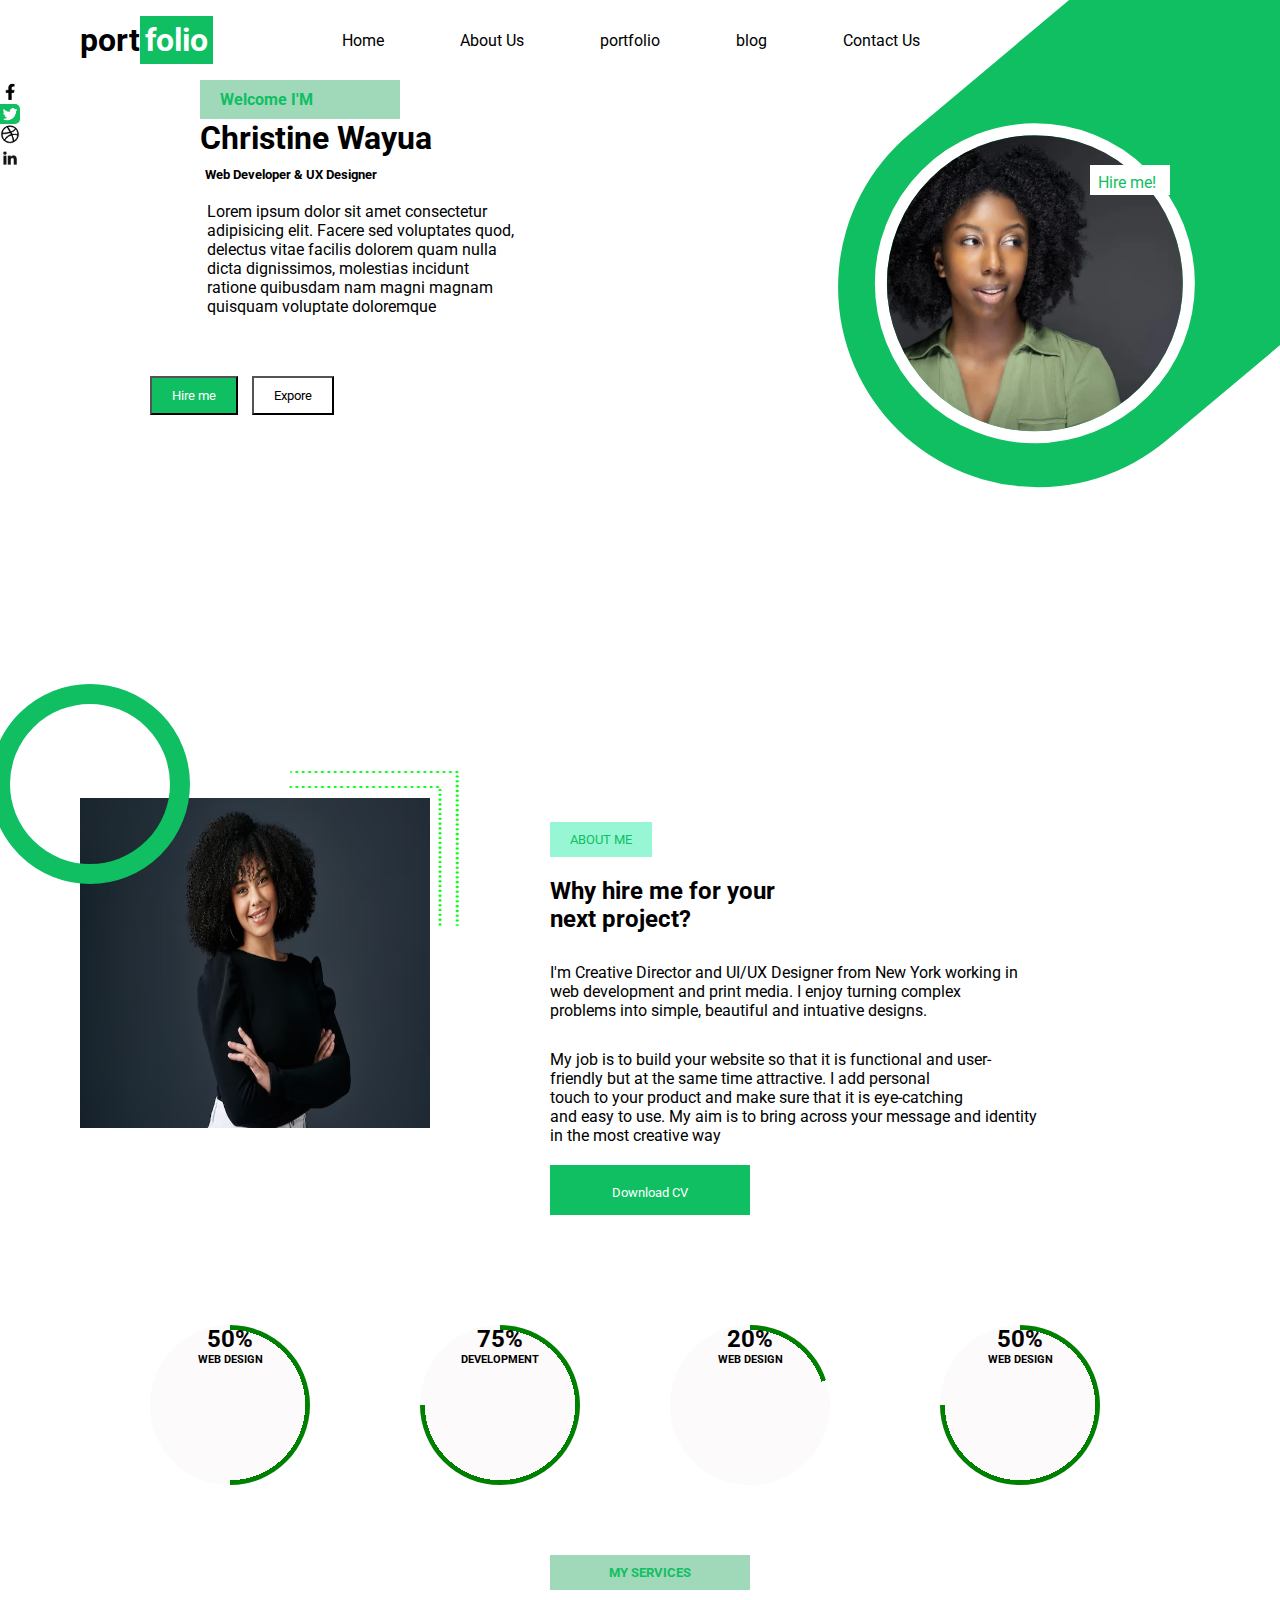
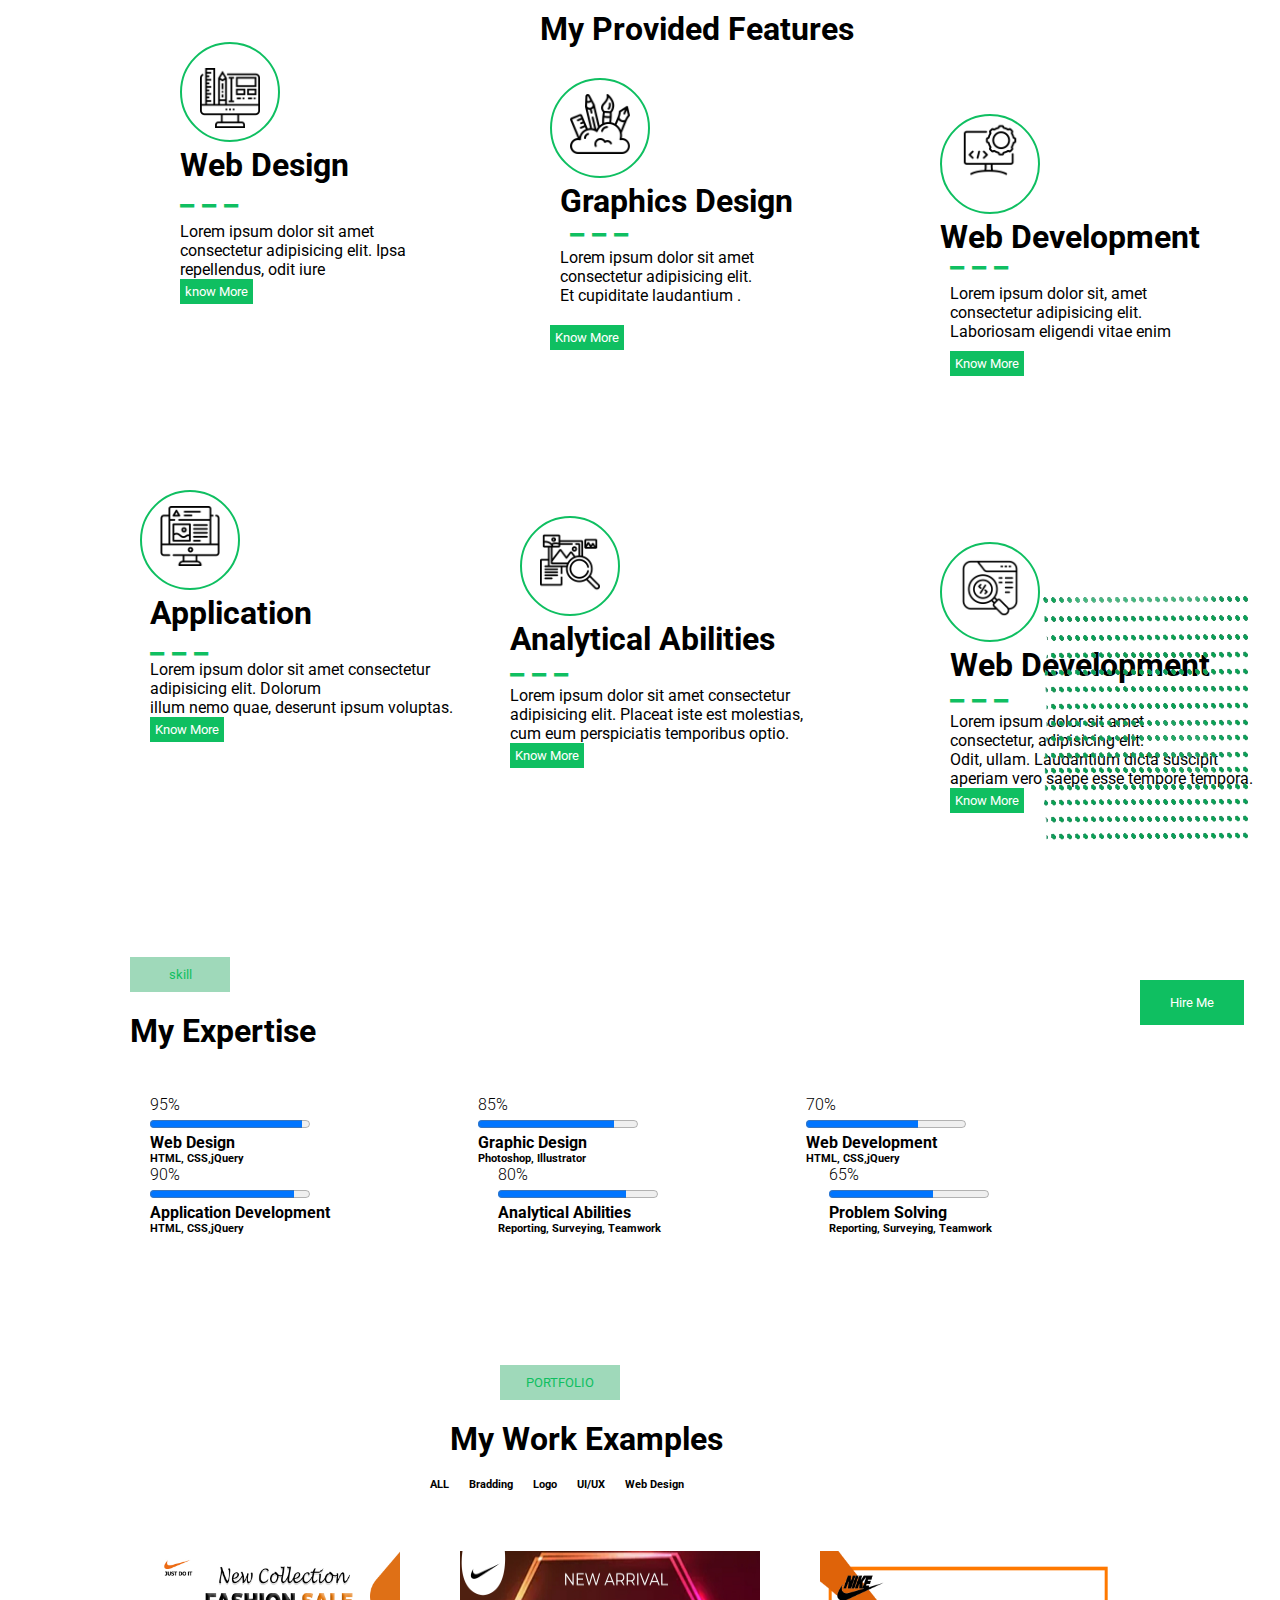
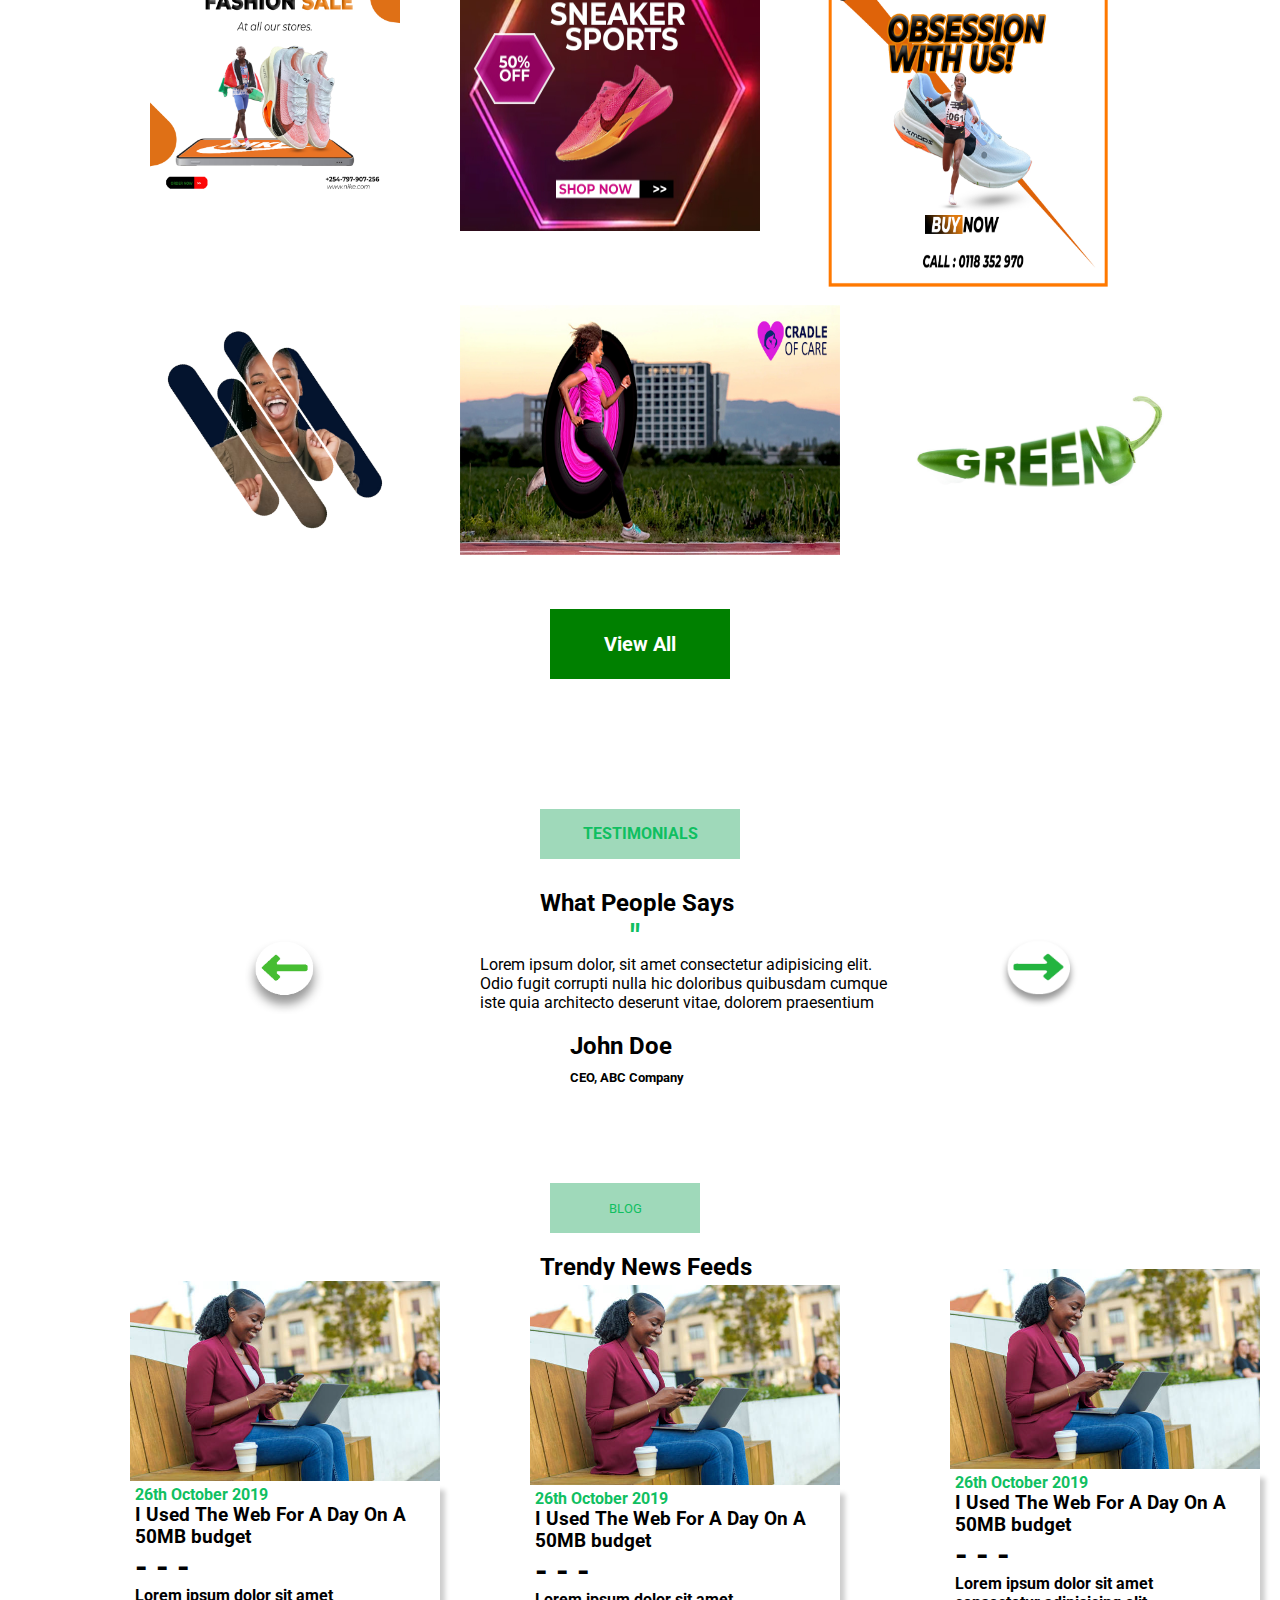
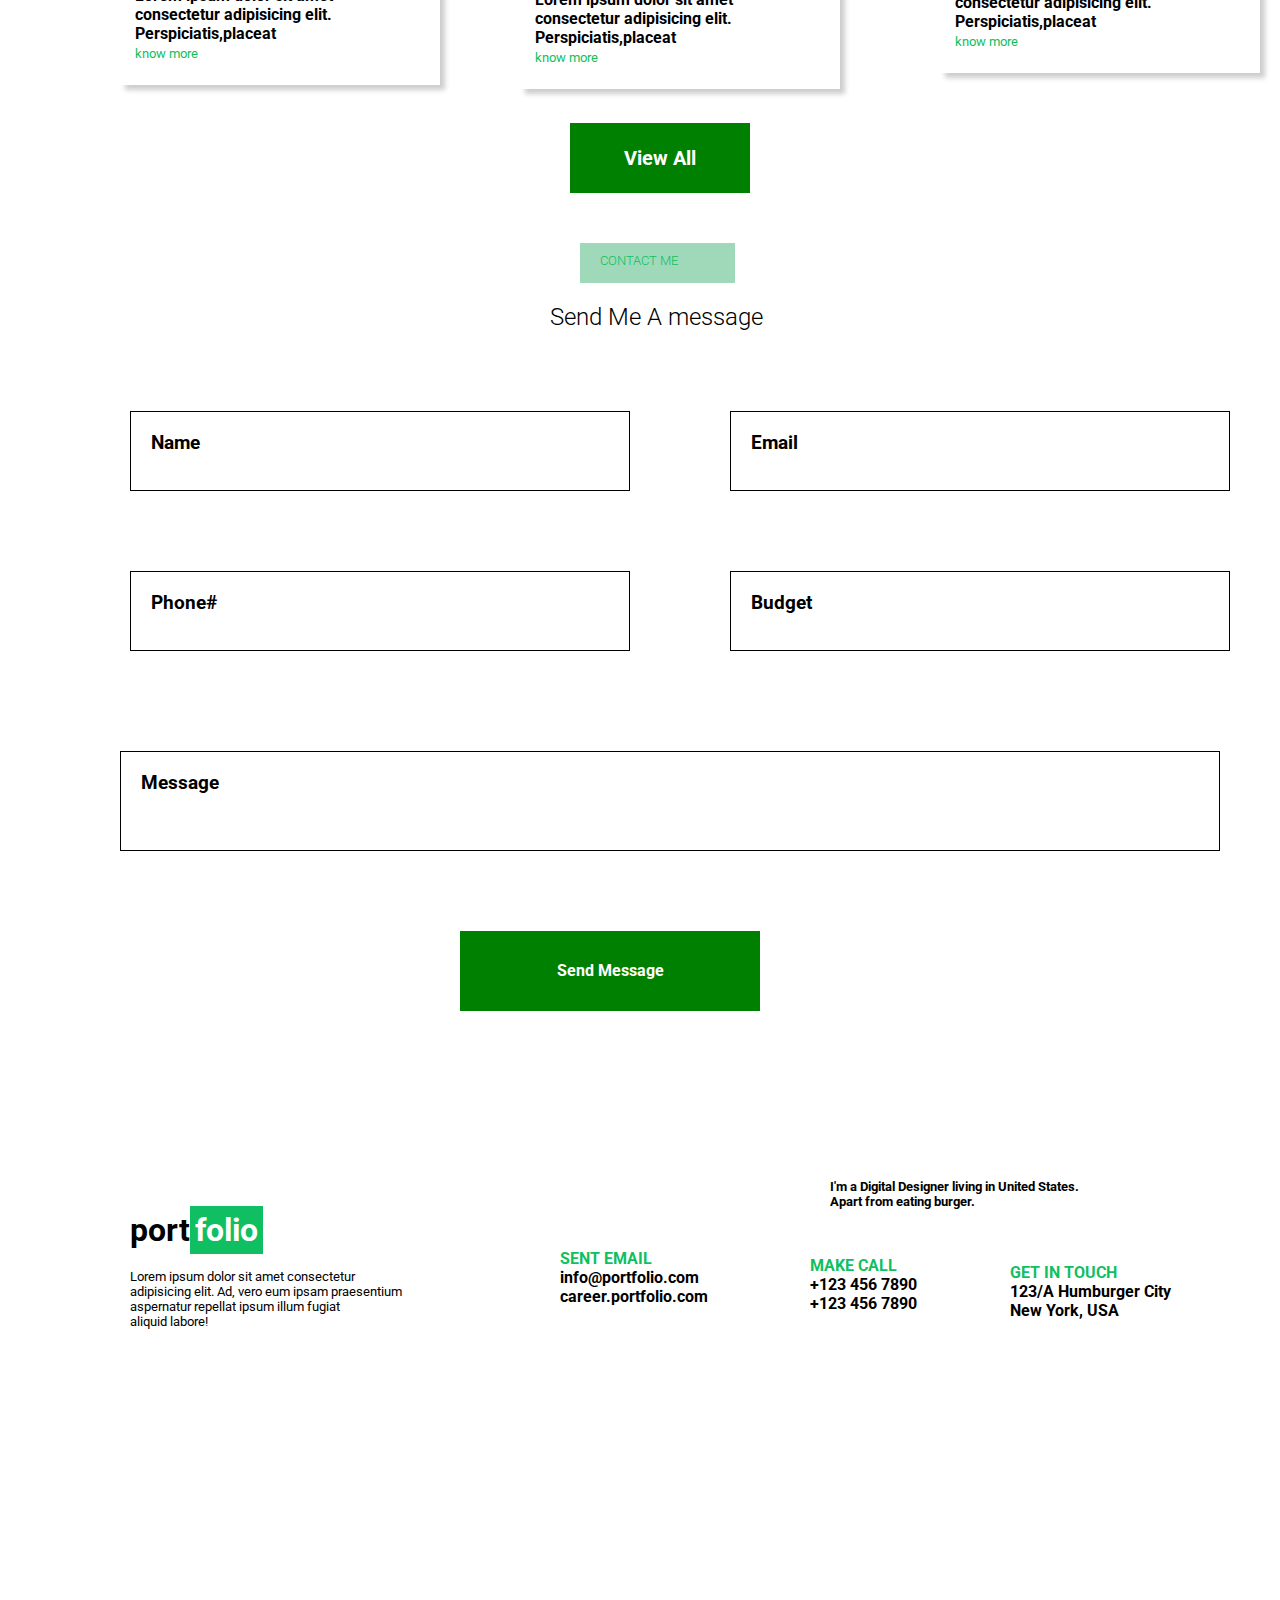
<file: index.html>
<!DOCTYPE html>
<html lang="en">
<head>
    <meta charset="UTF-8">
    <meta name="viewport" content="width=device-width, initial-scale=1.0">
    <title>Christine Portfolio</title>
    <link rel="stylesheet" href="./app/css/style.css">
    <link rel="preconnect" href="https://fonts.googleapis.com">
<link rel="preconnect" href="https://fonts.gstatic.com" crossorigin>
<link href="https://fonts.googleapis.com/css2?family=Roboto:ital,wght@0,100;0,300;0,400;0,500;0,700;0,900;1,100;1,300;1,400;1,500;1,700;1,900&display=swap" rel="stylesheet">
</head>
<body>
    <!-- beginning of the nav bar -->
    <header>
        <nav>
            <!-- beginning of the logo -->
            <div>
                <h1 class="port">port <span>folio</span></h1>
            </div>
            <!-- end of logo -->
            <!-- beginning of the navlinks -->
            <div>
                <ul>
                    <li>Home</li>
                    <li>About Us</li>
                    <li>portfolio</li>
                    <li>blog</li>
                    <li>Contact Us</li>
                </ul>
            </div>
            
            <!-- end of nav links -->
        </nav>
        <!-- end of nav bar -->
    </header>

    <!-- start of hero section -->
    <section class="hero">

         <!-- start of social icon -->
         <div>
            <ul class="social">
              <li><img src="app/assets/facebook.png" alt="facebook" width="20px" height="20px"></li>
              <li class="twitter"><img src="app/assets/twitter.png" alt="twitter" width="20px" height="20px"></li>
              <li><img src="app/assets/website.png" alt="website" width="20px" height="20px"></li>
              <li><img src="app/assets/linkedin.jpg" alt="linkedin" width="20px" height="20px"></li>
            </ul>
        </div>
     <!-- end of social icon -->
        <!-- start of the text section -->

        
        <div>

           <h4 class="welcome">Welcome I'M</h4>

            <h1 class="christ">Christine Wayua</h1>

            <h5 class="web">Web Developer & UX Designer</h5>

            <p class="lorem">Lorem ipsum dolor sit amet consectetur adipisicing elit. Facere sed voluptates quod, delectus vitae facilis dolorem quam nulla dicta dignissimos, molestias incidunt ratione quibusdam nam magni magnam quisquam voluptate doloremque</p>
           <div>
               <button class="hire">Hire me</button>
               <button class="explore">Expore</button>
            </div>
        </div>
        <!-- end of text section -->
    
        <!-- start of image section -->

        <div class="image">
            <div class="rounded-rectangle">
                <img src="app/assets/first 3.jpg" alt="first3">
            </div>
        </div>
        <div class="hire-me">Hire me!</div>
     
        <!-- end of image section -->

       
    </section>
    <!-- end of hero section -->


    <!-- start of section two -->
    <section>
        <!-- start of image section -->

        <div class="green">
            <img src="app/assets/green-2.png" alt="" height="300px" width="400px">
        </div>
        <div>
            <span class="circle-o"></span>
        </div>
        <div class="img-2">
            <img src="app/assets/seconds.jpg" alt="" width="350px" height="330px">
        </div>


        <!-- end of image section -->

        <!-- begging of text section -->
        <div class="text-side">

            <button class="btn-about">ABOUT ME</button>

            <h2 class="project">Why hire me for your <br> next project?</h2>

            <p class="iam">I'm Creative Director and UI/UX Designer from New York working in <br> web development and print media. I enjoy turning complex <br> problems into simple, beautiful and intuative designs.</p>

            <p class="job">My job is to build your website so that it is functional and user- <br> friendly but at the same time attractive. I add personal <br> touch to your product and make sure that it is eye-catching <br> and easy to use. My aim is to bring across your message and identity <br> in the most creative way</p>

            <button class="download">Download CV</button>

        </div>
        <!-- end of the text section -->
        
        <!-- end of the hero setion -->
    </section>
    <!-- start of the percentage circles -->
    <section>
        <div class="design-1">
            <h2>50%</h2>
            <h6>WEB DESIGN</h6>
           
        </div>
        <div class="design-2">
            <h2>75%</h2>
            <h6>DEVELOPMENT</h6>
        </div>
        <div class="design-3">
            <h2>20%</h2>
            <h6>WEB DESIGN</h6>
        </div>
        <div class="design-4">
            <h2>50%</h2>
            <h6>WEB DESIGN</h6>
        </div>
    </section>
    <!-- end of percentage circles -->

    <!-- start of section three -->
    <section>
        <div>
            <h5 class="service">MY SERVICES</h5>
            <div class="feature">
            <h1>My Provided Features</h1>
            </div>

        </div>
             <!-- start of part one -->

           <div>
                 <div  class="icon1">
                     <img src="app/assets/icon 1.png" alt="icon1" height="60" width="60">
                 </div>
                   <div>
                       <span class="circle-1"></span>
                  </div>
                <h1 class="web-1">Web Design</h1>
               
                <div class="dash-1">
                     <h1>_ _ _</h1>
               </div>
                  <p class="para-1">Lorem ipsum dolor sit amet <br>consectetur adipisicing elit. Ipsa <br> repellendus, odit iure </p>
                 <button class="know-1">know More</button>
           </div>

        <!-- end of part one -->
        <!-- start of part two -->
        <div>
            <div class="icon2">
                <img src="app/assets/icon 2.png" alt="icon 2" height="60" width="60">
            </div>

              <div>
                  <span class="circle-2"></span>
              </div>
            <div>
                <h1 class="web-2">Graphics Design</h1>
                 
                <div class="dash-2">
                    <h1>_ _ _ </h1>
                </div>
                    <p class="para-2">Lorem ipsum dolor sit amet <br>consectetur adipisicing elit. <br> Et cupiditate laudantium .</p>
           </div>
            <button class="know-2">Know More</button>

        </div>
        <!-- end of part two -->
        <!-- start of part three -->
        <div>
            <div class="icon-3">
                 <img src="app/assets/icon 3.png" alt="icon 3" height="60" width="60">
            </div>

                <div>
                   <span class="circle-3"></span>
               </div>
               <h1 class="web-3">Web Development</h1>
               
               <div class="dash-3">
                 <h1>_ _ _</h1>
               </div>

            <p class="para-3">Lorem ipsum dolor sit, amet <br>consectetur adipisicing elit. <br>Laboriosam eligendi vitae enim </p>
            <button class="know-3">Know More</button>
        </div>
        <!-- end of part three -->
        <!-- start of part 4 -->
        <div>
              <div class="icon-4">
                  <img src="app/assets/icon 4.png" alt="icon 4" height="60" width="60">
             </div> 

             <div>
                <span class="circle-4"></span>
            </div>

            <h1 class="web-4">Application</h1>

                <div class="dash-4">
                   <h1>_ _ _</h1>
               </div>


            <p class="para-4">Lorem ipsum dolor sit amet consectetur <br>adipisicing elit. Dolorum <br>illum nemo quae, deserunt ipsum voluptas.</p>
            <button class="know-4">Know More</button>
        </div>
        <!-- end of part 4 -->
        <!-- start of part 5 -->
        <div>
               <div class="icon-5">
                   <img src="app/assets/icon 5.png" alt="icon 5" height="60" width="60">
                </div>

                <div>
                    <span class="circle-5"></span>
                </div>

            <h1 class="web-5">Analytical Abilities</h1>
               
                <div class="dash-5">
                    <h1>_ _ _</h1>
                </div>

            <p class="para-5">Lorem ipsum dolor sit amet consectetur <br> adipisicing elit. Placeat iste est molestias, <br> cum eum perspiciatis temporibus optio.</p>
            <button class="know-5">Know More</button>
        </div>
        <!-- end of part 5 -->
        <!-- start of part 6 -->
           <div>
               <div class="icon-6">
                    <img src="app/assets/icon 6.png" alt="icon 6" height="60" width="60">
               </div>

               <div>
                  <span class="circle-6"></span>
              </div>

                  <h1 class="web-6">Web Development</h1>

                 <div class="dash-6">
                   <h1>_ _ _</h1>
                 </div>
        
               <p class="para-6">Lorem ipsum dolor sit amet <br> consectetur, adipisicing elit. <br> Odit, ullam. Laudantium dicta suscipit <br> aperiam vero saepe esse tempore tempora.</p>
                <button class="know-6">Know More</button>
                  <div class="dotted">
                      <img src="app/assets/dotted-removebg-preview.png" alt="dotted"  height="500" width="400">
                  </div>
           </div>
               
        <!-- end of part 6 -->
    </section>
    <!-- end of section three -->

        <!-- start of expertise section -->
        <div>
            <button class="skill">skill</button>
            <h1 class="exper">My Expertise</h1>
            <button class="hire-2">Hire Me</button>
        </div>
            <!-- end of expertise section -->

            <!-- start of progress bar one -->
     <section class="progress-1">
         <div>
            <p>95%</p>
            <progress value="95" max="100"></progress>
            <h4>Web Design</h4>
            <h6>HTML, CSS,jQuery</h6>
         </div>
        <div>
           <p>85%</p>
           <progress value="85" max="100"></progress>
           <h4>Graphic Design</h4>
           <h6>Photoshop, Illustrator</h6>
        </div>
        <div>
           <p>70%</p>
           <progress value="70" max="100"></progress>
           <h4>Web Development</h4>
           <h6>HTML, CSS,jQuery</h6>
       </div>
       <!-- end of progress bar one -->
    </section>
    <section class="progress-1">

        <!-- start of progress bar two -->
        <div>
          <p>90%</p>
          <progress value="90" max="100"></progress>
          <h4>Application Development</h4>
          <h6>HTML, CSS,jQuery</h6>
       </div>
       <div>
           <p>80%</p>
           <progress value="80" max="100"></progress>
           <h4>Analytical Abilities</h4>
           <h6>Reporting, Surveying, Teamwork</h6>
        </div>
        <div>
           <p>65%</p>
           <progress value="65" max="100"></progress>
           <h4>Problem Solving</h4>
           <h6>Reporting, Surveying, Teamwork</h6>
        </div>
        <!-- end of progress bar two -->
    </section>
      <section>
         <div>
            <button class="port-2">PORTFOLIO</button>
            <h1 class="work">My Work Examples</h1>
         </div>
        <div class="all">
            <h6>ALL</h6>
            <h6> Bradding</h6>
            <h6> Logo</h6>
            <h6> UI/UX</h6>
            <h6> Web Design</h6>
        </div>
    </section>
        <section class="poster">
           <div>
               <img src="app/assets/NIKE-POSTER 1.jpg" alt="" height="250" width="250">
          </div>
          <div>
            <img src="app/assets/NIKE-POSTER 2.jpg" alt="" height="280" width="300">
          </div>
          <div>
            <img src="app/assets/NIKE-POSTER-3.jpg" alt="" height="350" width="300">
          </div>
        </section>
        <section class="poster">
            <div>
                <img src="app/assets/HAPPY.jpg" alt="happy" height="250" width="250">
            </div>
            <div>
                <img src="app/assets/practice-1.jpg" alt="practice" height="250" width="380">
            </div>
            <div>
                <img src="app/assets/GREEN.jpg" alt="green" height="280" width="290">
            </div>
        </section>

        <button class="view">
            <h2>View All</h2>
        </button>
        <section>
            <button class="test">
                <h3>TESTIMONIALS</h3>
            </button>
            <h2 class="what">What People Says</h2>
        </section>
        <section>
            <div>
               <h1  class="lorem-2">"</h1>
               <h4 class="centre">Lorem ipsum dolor, sit amet consectetur adipisicing elit. <br>Odio fugit corrupti nulla hic doloribus quibusdam cumque <br>iste quia architecto deserunt vitae, dolorem praesentium</h4>
               <h2 class="doe">John Doe</h2>
               <h5 class="ceo">CEO, ABC Company</h5>
            </div>

            <div class="right">
                <img src="app/assets/right-arrow.png" alt="right" height="200" width="200">
            </div>
            <div class="left">
                <img src="app/assets/left-arrow.png" alt="left" width="300" height="300">
            </div>
        </section>
        
        <section>
            <div>
                <button class="blog">BLOG</button>
                <h2 class="trendy">Trendy News Feeds</h2>
            </div>
        </section>
     <section>
             <div class="someone">
                 <img src="app/assets/someone.jpg" alt="someone" height="200" width="310">
             </div>
            <div class="budget">
                <h4 class="october">26th October 2019</h4>
                <h3>I Used The Web For A Day On A     <br>50MB budget</h3>
                <h1>- - -</h1>
                <h4>Lorem ipsum dolor sit amet <br>consectetur adipisicing elit. Perspiciatis,placeat</h4>
               <button class="more">know more</button>
            </div>
               <div class="someone-1">
                 <img src="app/assets/someone.jpg" alt="someone" height="200" width="310">
              </div>
       <div class="budget-1">
           <h4 class="october">26th October 2019</h4>
           <h3>I Used The Web For A Day On A     <br>50MB budget</h3>
           <h1>- - -</h1>
           <h4>Lorem ipsum dolor sit amet <br>consectetur adipisicing elit. Perspiciatis,placeat</h4>
          <button class="more">know more</button>
      </div>
           <div class="someone-2">
             <img src="app/assets/someone.jpg" alt="someone" height="200" width="310">
          </div>
       <div class="budget-2">
           <h4 class="october">26th October 2019</h4>
           <h3>I Used The Web For A Day On A     <br>50MB budget</h3>
           <h1>- - -</h1>
           <h4>Lorem ipsum dolor sit amet <br>consectetur adipisicing elit. Perspiciatis,placeat</h4>
           <button class="more">know more</button>
      </div>
  </section>
      <div>
        <button class="view-1">
           <h2>View All</h2>
      </button>
  </div>
  <section>
    <div>
        <h5  class="contact">CONTACT ME</h5>
        <h2 class="send">Send Me A message</h2>
    </div>

    <div>
        <h3 class="name">Name</h3>
        <h3 class="email">Email</h3>
    </div>
    <div>
        <h3 class="name">Phone#</h3>
        <h3 class="email">Budget</h3>
    </div>
    <h3 class="message">Message</h3>

    <button class="send-1">
        <h3>Send Message</h3>
   </button>
  </section>
  <section>
    <div>
        <h1 class="port-1">port <span>folio</span></h1>
        <h5 class="ipsum">Lorem ipsum dolor sit amet consectetur <br>adipisicing elit. Ad, vero eum ipsam praesentium <br>aspernatur repellat ipsum illum fugiat <br>aliquid labore!</h5>

        <h5 class="apart">I'm a Digital Designer living in United States. <br>Apart from eating burger.
        </h5>
        <div>
            <h4 class="sent">SENT EMAIL</h4>
            <h4 class="info">info@portfolio.com</h4>
            <h4 class="career">career.portfolio.com</h4>
        </div>
        <div>
            <h4 class="sent-1">MAKE CALL</h4>
            <h4 class="info-1">+123 456 7890</h4>
            <h4 class="career-1">+123 456 7890</h4>
        </div>
        <div>
            <h4 class="sent-2">GET IN TOUCH</h4>
            <h4 class="info-2">123/A Humburger City</h4>
            <h4 class="career-2">New York, USA</h4>
        </div>
        <div>
            <font-awesome-icon :icon="['fas', 'angle-up']" />
        </div>
    </div>
  </section>  
</body>
</html>
</file>
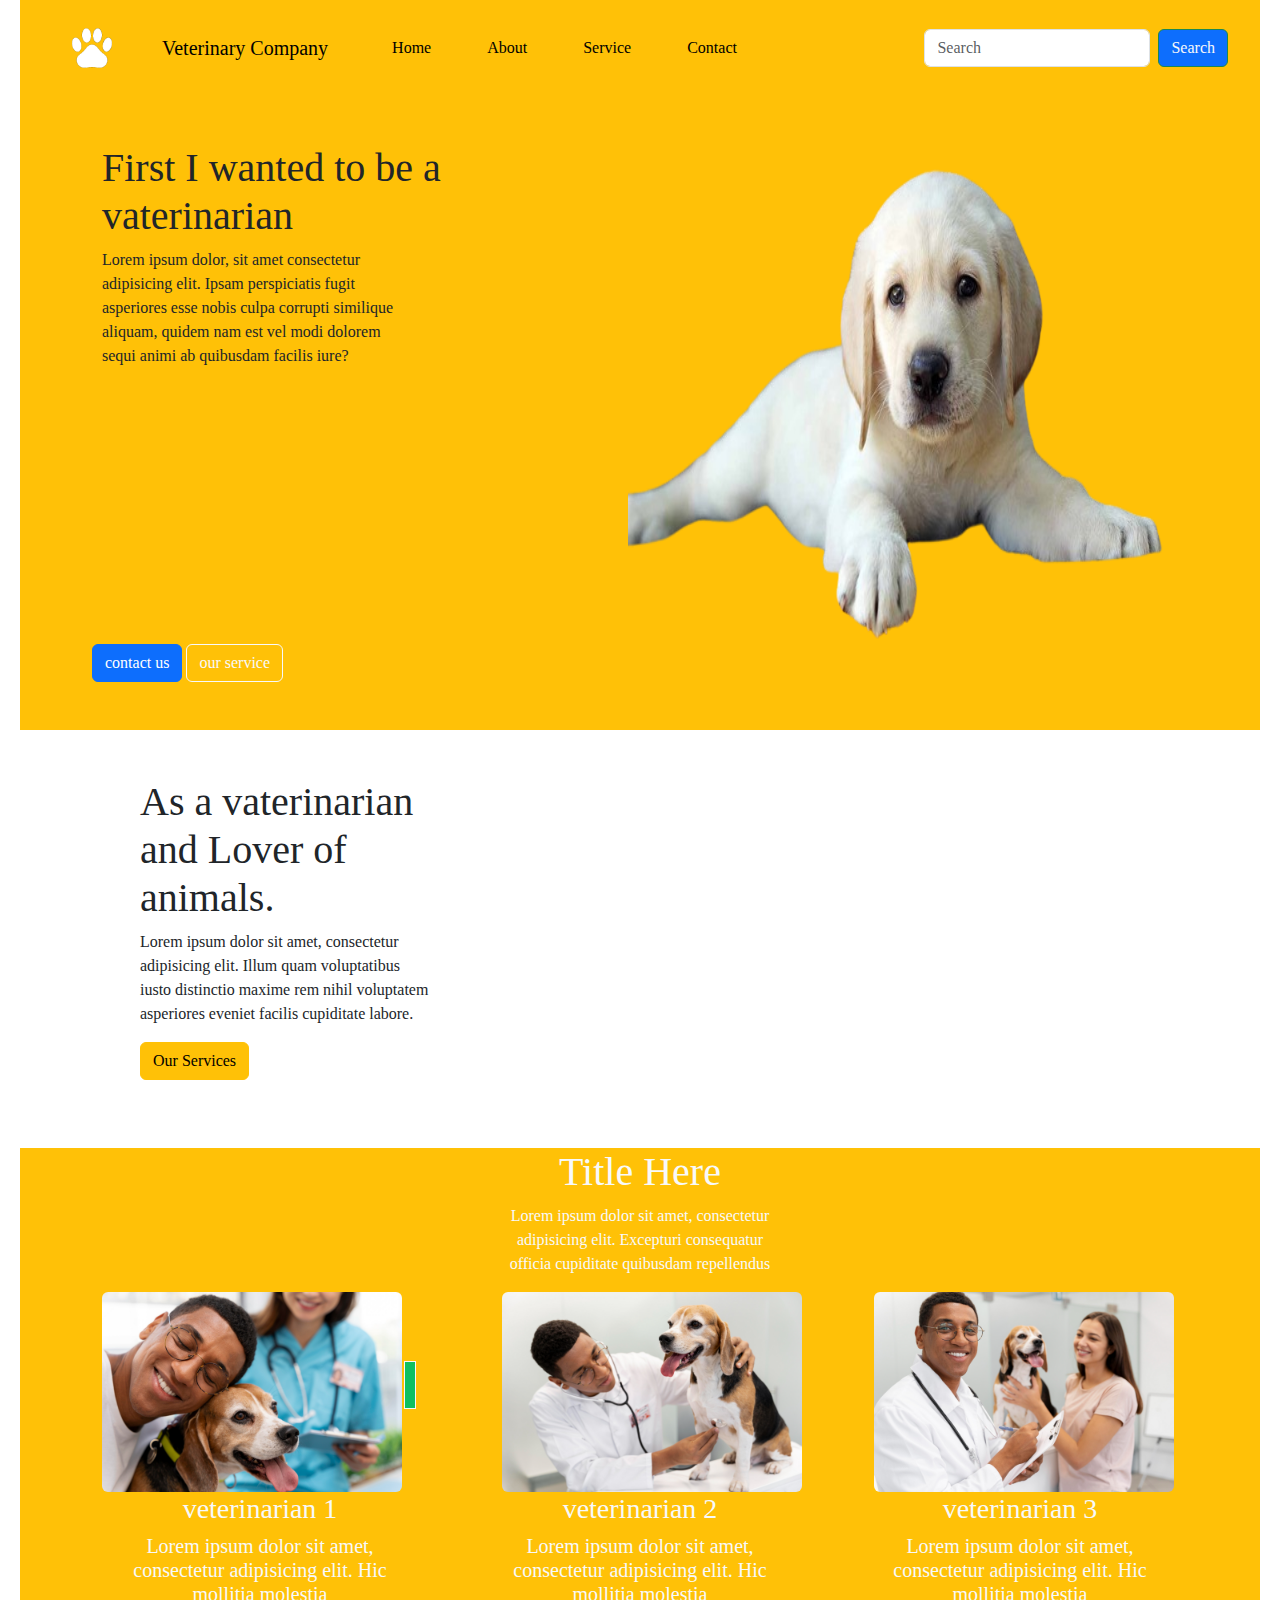
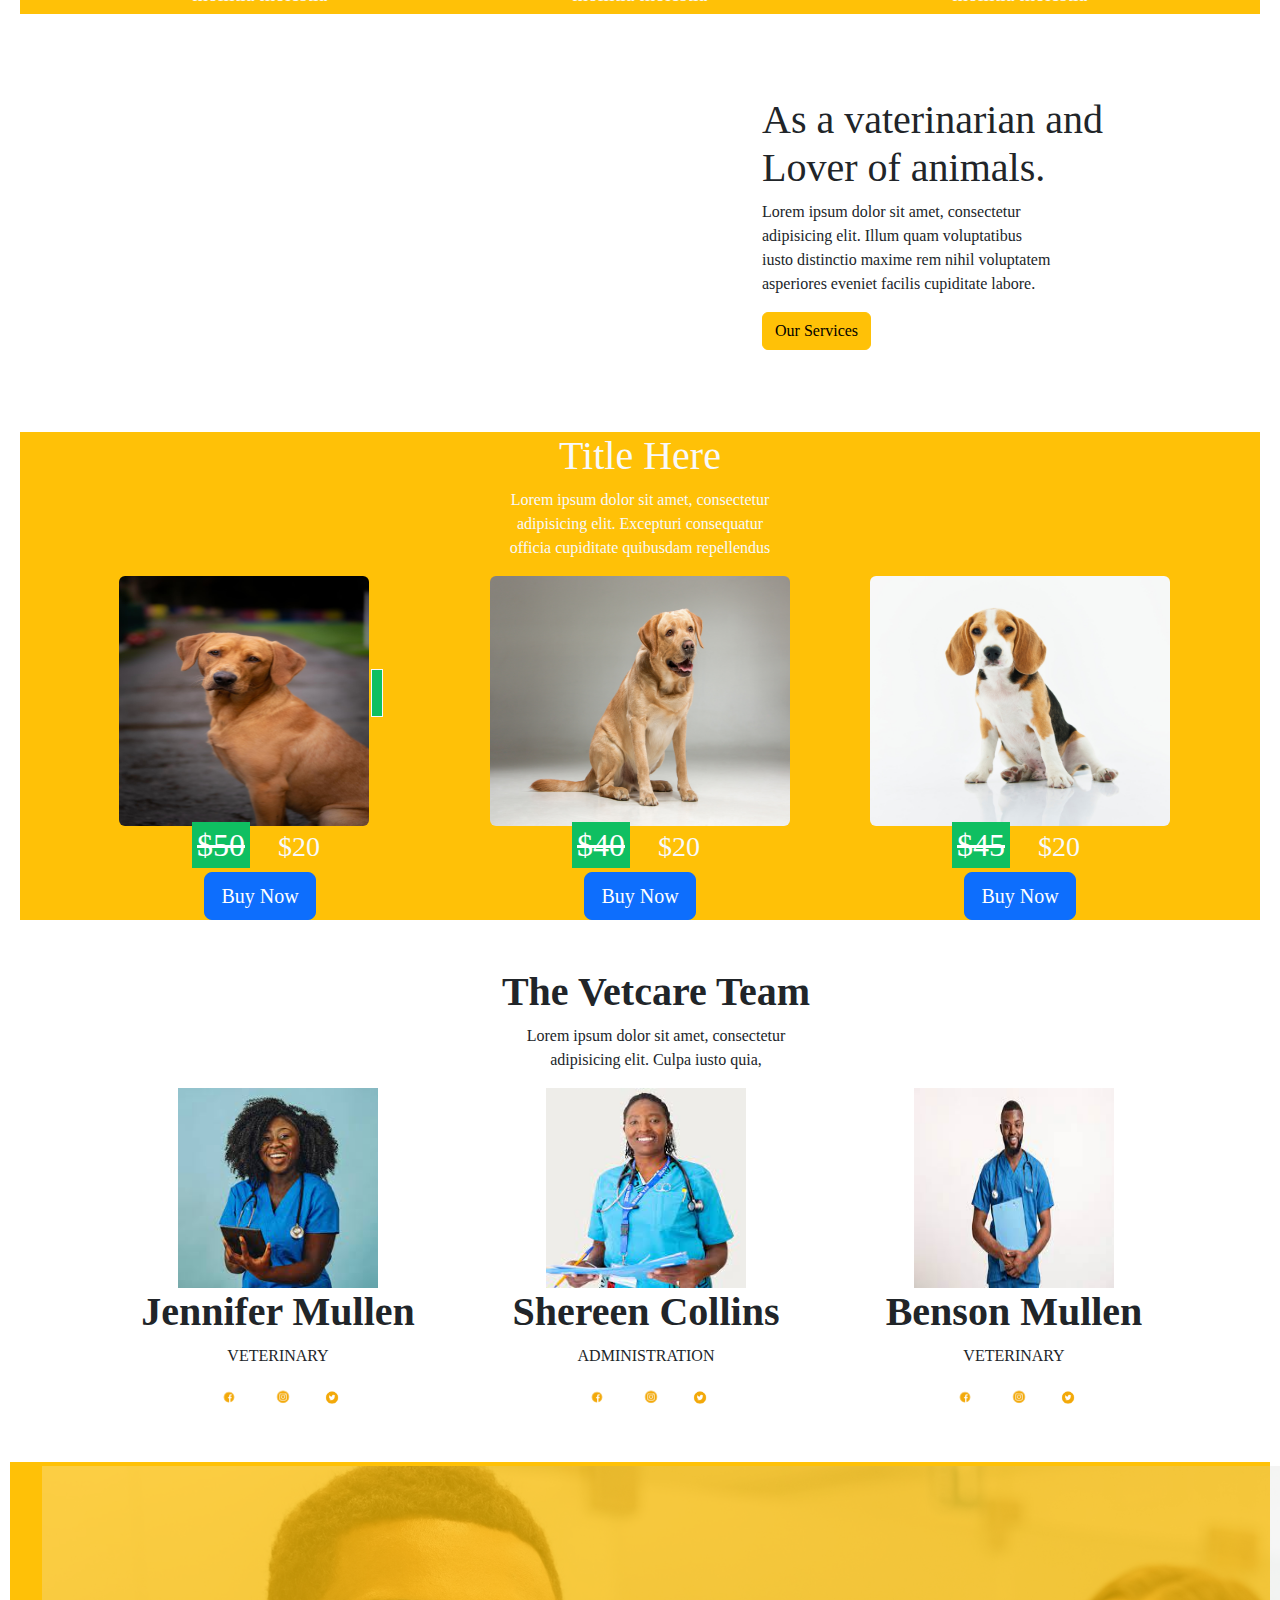
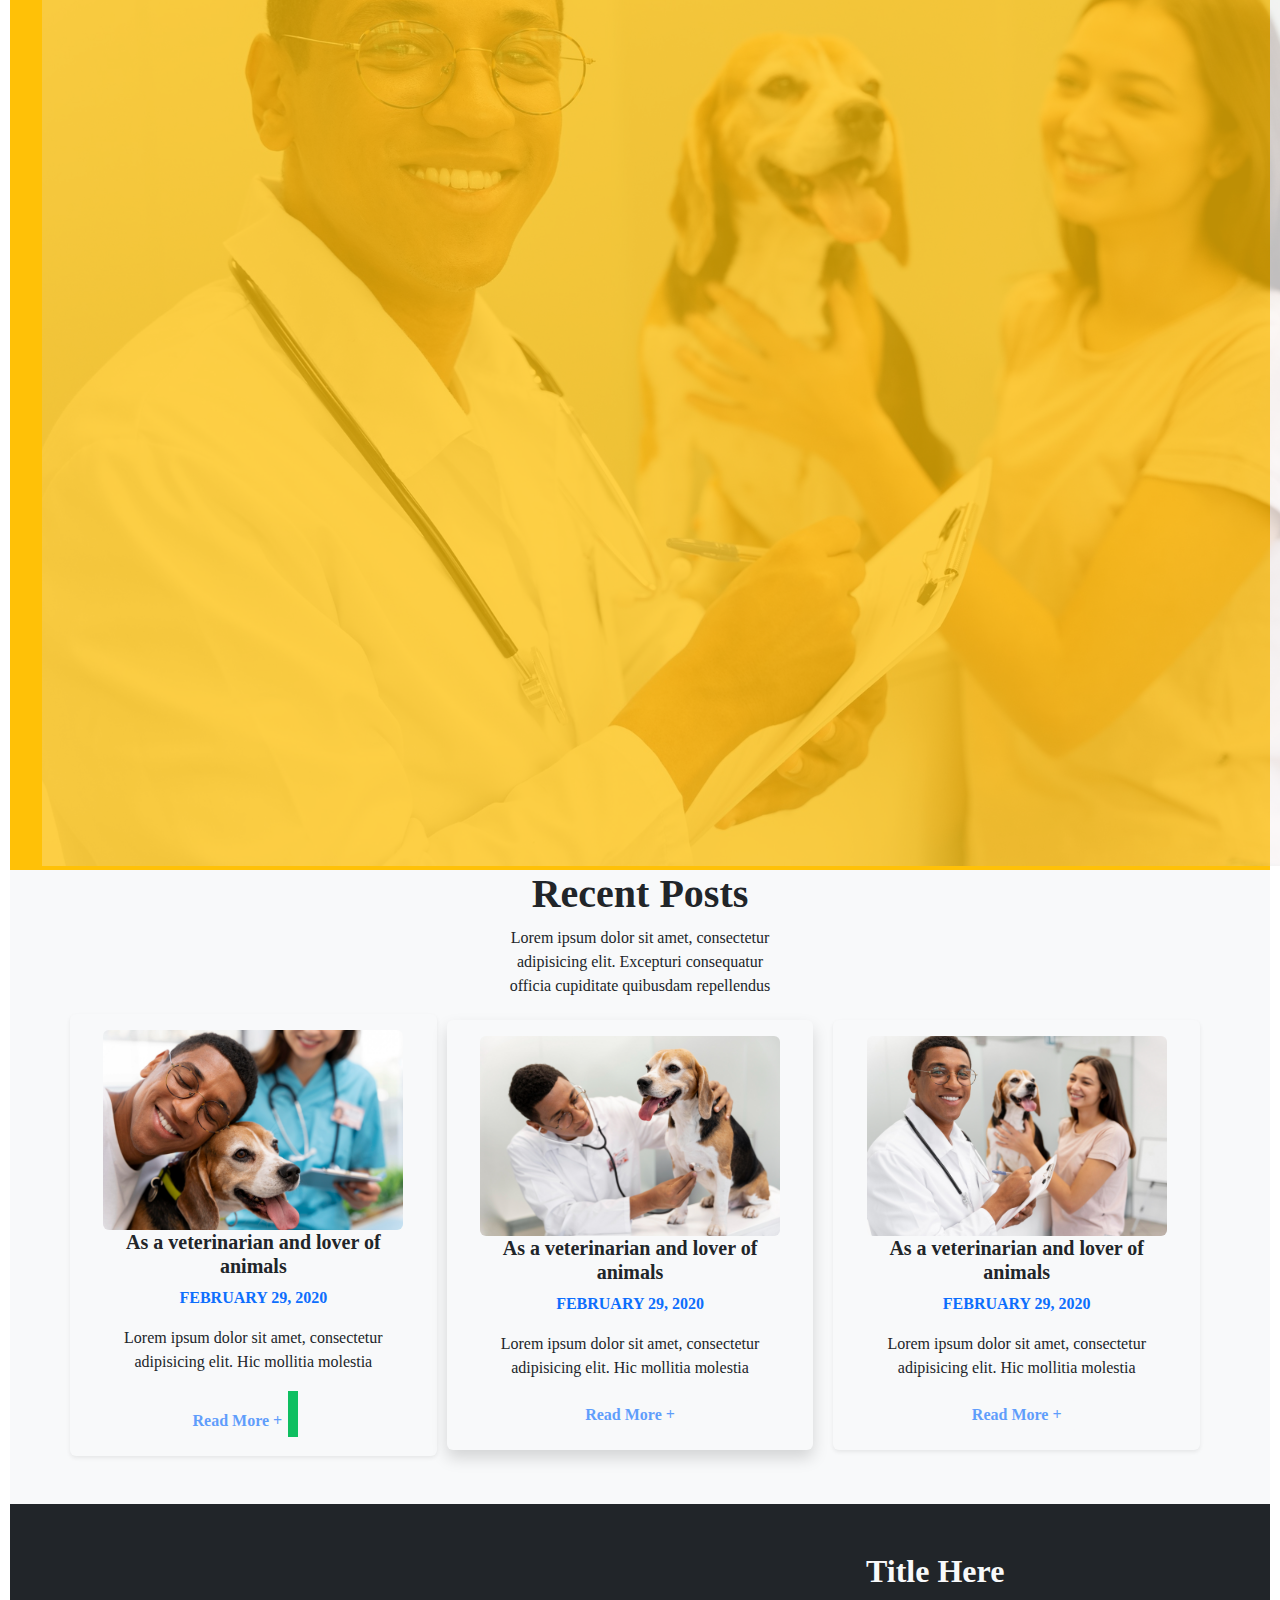
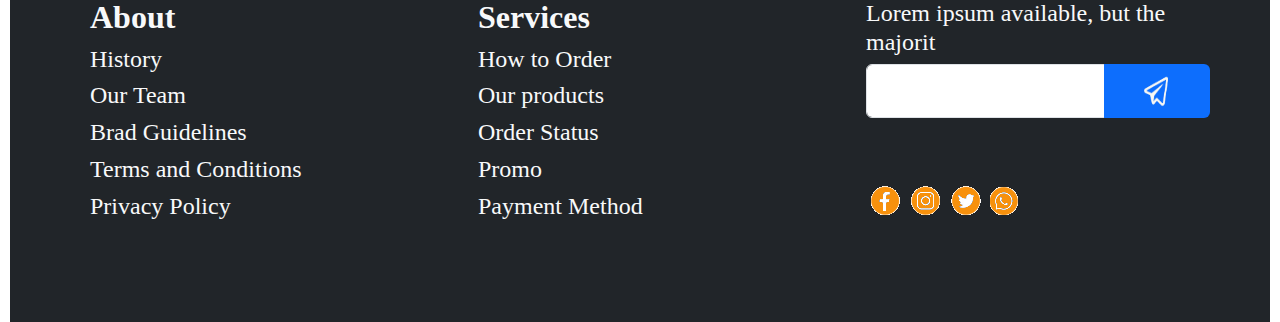
<file: veterinary.html>
<!DOCTYPE html>
<html lang="en">
    <head>
       <meta charset="UTF-8">
       <meta name="viewport" content="width=device-width, initial-scale=1.0">
       <title>Veterinarian</title>
       <link rel="stylesheet" href="app/css/bootstrap.css">
       <link rel="stylesheet" href="app/css/style.css">
    </head>
  <body>

    <nav class="navbar navbar-expand-lg navbar-light bg-warning">
        <div class="container-fluid">
            <div>
                <img src="app/assests/paw-print-icon.png" alt="paw-print" width="80px">
            </div>
          <a class="navbar-brand" href="#">Veterinary Company</a>
          <button class="navbar-toggler" type="button" data-bs-toggle="collapse" data-bs-target="#navbarSupportedContent" aria-controls="navbarSupportedContent" aria-expanded="false" aria-label="Toggle navigation">
            <span class="navbar-toggler-icon"></span>
          </button>
          <div class="collapse navbar-collapse" id="navbarSupportedContent">
            <ul class="navbar-nav me-auto mb-2 mb-lg-0">
              <li class="nav-item">
                <a class="nav-link active" aria-current="page" href="#">Home</a>
              </li>
              <li class="nav-item">
                <a class="nav-link active" aria-current="page" href="#">About</a>
              </li>
              <li class="nav-item">
                <a class="nav-link active" aria-current="page" href="#">Service</a>
              </li>
              <li class="nav-item">
                <a class="nav-link active" aria-current="page" href="#">Contact</a>
              </li>
              
            </ul>
            <form class="d-flex">
              <input class="form-control me-2" type="search" placeholder="Search" aria-label="Search">
              <button class="btn btn-outline-success bg-primary text-light" type="submit">Search</button>
            </form>
          </div>
        </div>
      </nav>
      <div class="bg-warning p-5">
      <div class="container bg-warning text-right">
        <div class="row">
          <div class="col">
            <h1>First I wanted to be a vaterinarian</h1>
              <p>Lorem ipsum dolor, sit amet consectetur <br>adipisicing elit. Ipsam perspiciatis fugit <br>asperiores esse nobis culpa corrupti similique <br> aliquam, quidem nam est vel modi dolorem <br> sequi animi ab quibusdam facilis iure?</p>
          </div>
          <div class="col">
            <img src="app/assests/puppy_2-removebg-preview.png" alt="puppy_2-removebg-preview" height="500" width="550">
          </div>
          <div class="d-grid gap-2 d-md-block">
            <button class="btn btn-primary" type="button">contact us</button>
            <button class="btn btn-outline-light" type="button">our service</button>
         </div>
        </div>
      </div>
      </div>
    </div>
    <div class="container text-right">
      <div class="row">
          <div class="col m-5">
             <h1> As a vaterinarian and Lover of animals.</h1>
             <p>Lorem ipsum dolor sit amet, consectetur <br> adipisicing elit. Illum quam voluptatibus <br> iusto distinctio maxime rem nihil voluptatem <br>asperiores eveniet facilis cupiditate labore.</p>
             <div>
                <button class="btn btn-warning" type="button">Our Services</button>
             </div>
           </div>
            <div class="col pr-5 m-5">
               <iframe width="560" height="315" src="https://www.youtube.com/embed/6od3Q2WSUDg?si=TVDj81ZCUfq6hgog" title="YouTube video player" frameborder="0" allow="accelerometer; autoplay; clipboard-write; encrypted-media; gyroscope; picture-in-picture; web-share" referrerpolicy="strict-origin-when-cross-origin" allowfullscreen></iframe>
            </div>
      </div>
    </div>
    
     </div>
       <div class="bg-warning text-center text-light">
          <h1>Title Here</h1>
            <p>Lorem ipsum dolor sit amet, consectetur <br> adipisicing elit. Excepturi consequatur <br> officia cupiditate quibusdam repellendus</p>
             <div class="container text-center">
               <div class="row align-items-center">
                   <div class="col">
                     <img src="app/assests/veterinarian 1.jpg" class="rounded" alt="veterinarian 1" height="200" width="300">
                     <span class="border border-light"></span>
                   </div>
                   <div class="col">
                      <img src="app/assests/veterinarian 2.jpg" class="rounded" alt="veterinarian 2" height="200" width="300">
                   </div>
                   <div class="col">
                      <img src="app/assests/puppy 1 (2).jpg" class="rounded" alt="veterinarian 3" height="200" width="300">
                   </div>
                   <div class="container text-center">
                    <div class="row align-items-center">
                      <div class="col">
                        <h3>veterinarian 1</h3>
                        <h5>Lorem ipsum dolor sit amet, consectetur adipisicing elit. Hic mollitia molestia</h5>
                      </div>
                      <div class="col">
                        <h3>veterinarian 2</h3>
                        <h5>Lorem ipsum dolor sit amet, consectetur adipisicing elit. Hic mollitia molestia</h5>
                      </div>
                      <div class="col">
                        <h3>veterinarian 3</h3>
                        <h5>Lorem ipsum dolor sit amet, consectetur adipisicing elit. Hic mollitia molestia</h5>
                      </div>
                    </div>
                  </div>
               </div>
             </div>
     </div>
      
      <div class="container p-5">
        <div class="row align-items-center">
          <div class="col">
            <iframe width="560" height="315" src="https://www.youtube.com/embed/6od3Q2WSUDg?si=TVDj81ZCUfq6hgog" title="YouTube video player" frameborder="0" allow="accelerometer; autoplay; clipboard-write; encrypted-media; gyroscope; picture-in-picture; web-share" referrerpolicy="strict-origin-when-cross-origin" allowfullscreen></iframe>
          </div>
          <div class="col text-left align-items-right">
            <h1> As a vaterinarian and Lover of animals.</h1>
             <p>Lorem ipsum dolor sit amet, consectetur <br> adipisicing elit. Illum quam voluptatibus <br> iusto distinctio maxime rem nihil voluptatem <br>asperiores eveniet facilis cupiditate labore.</p>
             <div>
              <button class="btn btn-warning" type="button">Our Services</button>
           </div>
          </div>
        </div>
      </div>

    </div> 
    <div class="bg-warning text-center text-light">
       <h1>Title Here</h1>
         <p>Lorem ipsum dolor sit amet, consectetur <br> adipisicing elit. Excepturi consequatur <br> officia cupiditate quibusdam repellendus</p>
          <div class="container text-center">
            <div class="row align-items-center">
                <div class="col">
                  <img src="app/assests/puppy-1.jpg" class="rounded" alt="puppy-1" height="250" width="250">
                  <span class="border border-light"></span>
                </div>
                <div class="col">
                   <img src="app/assests/puppy 2.jpg" class="rounded" alt="puppy 2" height="250" width="300">
                </div>
                <div class="col">
                   <img src="app/assests/puppy 3.jpg" class="rounded" alt="puppy 3" height="250" width="300">
                </div>
                <div class="container text-center">
                 <div class="row align-items-center">
                   <div class="col">
                     <h3> <span class="text-decoration-line-through">$50</span>$20</h3>
                     <button type="button" class="btn btn-primary btn-lg">Buy Now</button>
                   </div>
                   <div class="col">
                    <h3><span class="text-decoration-line-through">$40</span>$20</h3>
                     <button type="button" class="btn btn-primary btn-lg">Buy Now</button>
                   </div>
                   <div class="col">
                     <h3><span class="text-decoration-line-through">$45</span>$20</h3>
                     <button type="button" class="btn btn-primary btn-lg">Buy Now</button>
                   </div>
                 </div>
               </div>
            </div>
          </div>
  </div>

  <div class="container text-center border-light ps-5 m-5">
    <div class="row align-items-center">
      <div>
        <h1 class="vetcare fw-bold">The Vetcare Team</h1>
        <p>Lorem ipsum dolor sit amet, consectetur <br> adipisicing elit. Culpa iusto quia, </p>
      </div>
       <div class="col">
         <img src="app/assests/nurse 1.jpeg" alt="nurse 1" height="200" width="200">
         <h1 class="vetcare fw-bold">Jennifer Mullen</h1>
         <p>VETERINARY</p>
         <img src="app/assests/facebook.png" alt="facebook" height="30" width="30">
         <img src="app/assests/intagram.png" alt="intagram" height="30" width="30">
         <img src="app/assests/twitter.png" alt="twitter" height="20" width="20">
       </div>
       <div class="col">
         <img src="app/assests/nurse 2.jpeg" alt="nurse 2" height="200" width="200">
         <h1 class="vetcare fw-bold">Shereen Collins</h1>
         <p>ADMINISTRATION</p>
         <img src="app/assests/facebook.png" alt="facebook" height="30" width="30">
         <img src="app/assests/intagram.png" alt="intagram" height="30" width="30">
         <img src="app/assests/twitter.png" alt="twitter" height="20" width="20">
       </div>
       <div class="col">
          <img src="app/assests/nurse 3.jpeg" alt="nurse 3" height="200" width="200">
          <h1 class="vetcare fw-bold">Benson Mullen</h1>
         <p>VETERINARY</p>
         <img src="app/assests/facebook.png" alt="facebook" height="30" width="30">
         <img src="app/assests/intagram.png" alt="intagram" height="30" width="30">
         <img src="app/assests/twitter.png" alt="twitter" height="20" width="20">
       </div>
    </div>
  </div> 
  <div class="container-fluid bg-warning text-light text-right py-1">
       <div class="opacity-25">
         <img src="app/assests/puppy 1 (2).jpg" alt="">
      </div>
</div>

<div class="container-fluid bg-light text-center">
     <div class="bg-light text-center text-dark">
             <h1 class="vetcare fw-bold">Recent Posts</h1>
             <p>Lorem ipsum dolor sit amet, consectetur <br> adipisicing elit. Excepturi consequatur <br> officia cupiditate quibusdam repellendus</p>
         <div class="container text-center">
           <div class="row align-items-center">
                       <div class="col container text-right shadow-sm p-3 mb-5     bg-body-tertiary rounded">
                            <img src="app/assests/veterinarian 1.jpg" class="rounded" alt="veterinarian 1" height="200" width="300">
                             <h5 class="vetcare fw-bold">As a veterinarian and lover of animals</h5>
                              <p class="feb text-primary fw-bold">FEBRUARY 29, 2020</p>
                              <p>Lorem ipsum dolor sit amet, consectetur adipisicing elit. Hic mollitia molestia</p>
                              <button type="button" class="btn btn-outline-light fw-bold text-primary" disabled>Read More +</button>
                             <span class="border border-light"></span>
                        </div>
                 <div class="col col shadow p-3 mb-5 bg-body-tertiary rounded">
                       <img src="app/assests/veterinarian 2.jpg" class="rounded " alt="veterinarian 2" height="200" width="300">
                    <h5 class="vetcare fw-bold">As a veterinarian and lover of animals</h5>
                    <p class="feb text-primary fw-bold">FEBRUARY 29, 2020</p>
                    <p>Lorem ipsum dolor sit amet, consectetur adipisicing elit. Hic mollitia molestia</p>
                    <button type="button" class="btn btn-outline-light fw-bold text-primary" disabled>Read More +</button>
                 </div>
                       <div class="col col shadow-sm p-3 mb-5 bg-body-tertiary rounded">
                            <img src="app/assests/puppy 1 (2).jpg" class="rounded" alt="veterinarian 3" height="200" width="300">
                             <h5 class="vetcare fw-bold">As a veterinarian and lover of animals</h5>
                             <p class="feb text-primary fw-bold">FEBRUARY 29, 2020</p>
                             <p>Lorem ipsum dolor sit amet, consectetur adipisicing elit. Hic mollitia molestia</p>
                             <button type="button" class="btn btn-outline-light fw-bold text-primary" disabled>Read More +</button>
                        </div>
                </div>
           </div>
    </div>
 </div>
  
 <div class="container-fluid text-right bg-dark text-light">
    <div class="row align-items-center p-5">
      <div class="col">
        <h2 class="fw-bold">About</h2>
        <h4>History</h4>
        <h4>Our Team</h4>
        <h4>Brad Guidelines</h4>
        <h4>Terms and Conditions</h4>
        <h4>Privacy Policy</h4>
      </div>
      <div class="col">
        <h2 class="fw-bold">Services</h2>
        <h4>How to Order</h4>
        <h4>Our products</h4>
        <h4>Order Status</h4>
        <h4>Promo</h4>
        <h4>Payment Method</h4>
      </div>
      <div class="col">
        <h2 class="fw-bold">Title Here</h2>
        <h4>Lorem ipsum available, but the majorit</h4>
           <div class="input-group mb-3">
               <input type="text" class="form-control" aria-describedby="button-addon2">
               <button class="btn bg-primary" type="button" id="button-addon2"> <img src="app/assests/telegram-removebg-preview.png" alt="telegram-removebg-preview" height="40" width="60"></button>
           </div>
        <img src="app/assests/icon2.png" alt="icon2">
      </div>
    </div>
  </div>
  </body>
</html>
</file>
<file: app/css/style.css>
*{
    margin: 0 10px;
    padding: 0;
    box-sizing: border-box;
    font-family: "Roboto", serif;
}
/* variables */
:root {
    --main-color: #0FBF61;
    --navy-blue: #151D41;
    --white: #fff;
    --black: #000;
    --padding: 10px 20px;
}

.btn-pri {
    padding: var(--padding);
    border: none;
    outline: none;
    background-color: var(--white);
    color: var(--white);
    font-size: 1rem;
}
.hire-me{
    position: relative;left: 1050px;bottom: 550px;
    background-color: #fff;
    color: #0FBF61;
    padding: 8px;
    width: 80px;
    height: 30px;
    align-items: center;
}

/* navigation styles */
header {
    height: 5rem;
    width: 100%;
    background-color: var(--white);
}
header nav {
    height: 100%;
    width: 75%;
    display: flex;
    justify-content: space-between;
    align-items: center;
    padding: 10px 20px;
}
header nav div ul {
    display: flex;
    justify-content: space-between;
    align-items: center;
    gap: 3.5rem;
    list-style: none;
}
/* hero section styles */
.hero {
    display: grid;
    height: 100vh;
    width: 100%;
    grid-template-columns:0.2fr 1fr 1fr;
    
}
.welcome{
    position: relative;
    left: 50px;
    background-color: #9fd9ba;
    color: #0FBF61;
    padding: var(--padding); width: 200px;
    
}
.christ{
    position: relative;
    left: 50px;
}
.web{
    position: relative;
    left: 50px;
    padding: 10px 5px;
}
.lorem{
    position: relative;
    left: 52px;
    padding: 10px 5px;
}

.hero .image{
    display:grid;
    flex-direction:column;
    justify-content: first baseline;
    padding: 0px 50px;

}

.hero .image .rounded-rectangle{
    height: 25rem;
    width: 40rem;
    background-color: var(--main-color);
    display: flex;
    justify-content: center;
    align-items: center;
    border-radius: 30rem;
    -webkit-transform: rotate(-40deg);
    position: relative;
    left: 250px;
    top: -70px;
}   

.hero .image .rounded-rectangle img {
    height: 20rem;
    width: 20rem;
    border-radius: 50%;
    object-fit: cover;
    -webkit-transform: rotate(40deg);
    position: relative; 
    right: 120px;
    top: -5px;
    border: 12px solid var(--white);
}

.port {
color: var(--black);
font-size: 2rem;
}
span {
    background-color: var(--main-color);
    color: #fff;
    font-size: 2rem;
    position: relative;right: 18px;
    padding: 5px;
}
.hire {
    background-color: var(--main-color);
    color: #fff;
    padding: var(--padding);
    position: relative;
    top: 50px;
    right: 10px;
    
}
.explore {
    background-color: #fff;
    color:#000;
    box-sizing: var(--black);
    padding: var(--padding);
    position: relative;
    top: 50px;
    right: 20px;
    bottom: 100px;
}
.circle-o{
    height: 200px;
    width: 200px;
    border-radius: 100px;
    border: solid 20px;
    display: inline-block;
    border-color: var(--main-color);
    background-color: transparent;
    position: relative; bottom: 600px; right: 60px;
    z-index: 5;
}
.img-2{
    position: relative;bottom: 690px; left: 30px;
}
.twitter{
    background-color: #0FBF61;
    width: 30px;
    height: 20px;
    display: flex;
    border-radius: 5px;
}
.social{
    list-style: none;
    position: relative;right: 70px;
}
.btn-about{
    color: var(--main-color);
    background-color: rgb(151, 247, 213);
    border: none;
    padding: var(--padding);
    position: relative;left: 500px; bottom: 1000px;
}
.project{
    position: relative;left: 500px; bottom: 980px;
}
.iam{
    position: relative;left: 500px; bottom: 950px;
}
.job{
    position: relative;left: 500px; bottom: 920px;
}
.download{
    position: relative;left: 500px; bottom: 900px;
    background-color: #0FBF61;
    color: #fff;
    padding: 20px; width: 200px; height: 50px;
    border: 0px;
}
.green{
    position: relative; bottom: 250px;  left: 120px;
}
.design-1{
    width: 160px;
    height: 160px;
    border-radius: 50%;
    justify-content: center;
    align-items: center;
    text-align: center;
    background: 
    radial-gradient(closest-side, rgb(252, 250, 250) 94%, transparent 50% 100%), 
    conic-gradient( green 50%, rgb(252, 251, 251) 0);
    position: relative; bottom: 790px; left: 110px;
}
.design-2{
    width: 160px;
    height: 160px;
    border-radius: 50%;
    justify-content: center;
    align-items: center;
    text-align: center;
    background:
    radial-gradient(closest-side, rgb(252, 250, 250) 94%, transparent 50% 100%), 
    conic-gradient( green 75%, rgb(252, 251, 251) 0);
    position: relative; bottom: 950px; left: 380px;
}
.design-3{
    width: 160px;
    height: 160px;
    border-radius: 50%;
    justify-content: center;
    align-items: center;
    text-align: center;
    background:
    radial-gradient(closest-side, rgb(252, 250, 250) 94%, transparent 50% 100%), 
    conic-gradient( green 20%, rgb(252, 251, 251) 0);
    position: relative;bottom: 1110px; left: 630px;
}
.design-4{
    width: 160px;
    height: 160px;
    border-radius: 50%;
    justify-content: center;
    align-items: center;
    text-align: center;
    background:
    radial-gradient(closest-side, rgb(252, 250, 250) 94%, transparent 50% 100%), 
    conic-gradient( green 75%, rgb(252, 251, 251) 0);
    position: relative;bottom: 1270px;left: 900px;
}
.service{
    position: relative; bottom: 1200px; 
    left: 500px;
    background-color: #9fd9ba;
    color: #0FBF61;
    padding: var(--padding); width: 200px; height: 35px;
    text-align: center;
}
.feature{
    position: relative; bottom: 1180px;
    left: 480px;
}
.icon1{
    position: relative; bottom: 1160px; 
    left: 140px;
}
.circle-1{
    height: 100px;
    width: 100px;
    border-radius: 100px;
    border: solid 2px;
    display: inline-block;
    border-color: var(--main-color);
    background-color: transparent;
    position: relative; bottom: 1250px; left: 120px;
    z-index: 5;
}
.web-1{
    position: relative; bottom: 1250px; left: 130px;
}
.dash-1{
    position: relative; bottom: 1260px; left: 120px;
    color: #0FBF61;
}
.para-1{
    position: relative; bottom: 1250px;  left: 130px;
    color: #000;
}
.know-1{
    position: relative; bottom: 1250px; left: 130px;
    background-color: #0FBF61; color: #fff;
    padding: 5px 5px;
    border: none;
}


.icon2{
    position: relative; bottom: 1460px;
    left: 510px;
}
.circle-2{
    height: 100px;
    width: 100px;
    border-radius: 100px;
    border: solid 2px;
    display: inline-block;
    border-color: var(--main-color);
    background-color: transparent;
    position: relative; bottom: 1540px; left: 490px;
    z-index: 5;
}
.web-2{
    position: relative; bottom: 1540px; left: 500px;
}
.dash-2{
    position: relative; bottom: 1557px; left: 500px;
    color: #0FBF61;
}
.para-2{
    position: relative; bottom: 1550px; left: 500px;
}
.know-2{
    position: relative; bottom: 1530px; left: 500px;
    background-color: #0FBF61; color: #fff;
    padding: 5px 5px;
    border: none;
}

.icon-3{
    position: relative; bottom: 1760px;
    left: 900px;
   
}
.circle-3{
    height: 100px;
    width: 100px;
    border-radius: 100px;
    border: solid 2px;
    display: inline-block;
    border-color: var(--main-color);
    background-color: transparent;
    position: relative; bottom: 1830px; left: 880px;
    z-index: 5;
}

.web-3{
    position: relative; bottom: 1830px; left: 890px;
}
.dash-3{
    position: relative; bottom: 1850px; left: 890px;
    color: #0FBF61;
}
.para-3{
    position: relative; bottom: 1840px; left: 900px;
}
.know-3{
    position: relative; bottom: 1830px; left: 900px;
    background-color: #0FBF61; color: #fff;
    padding: 5px 5px;
    border: none;
}

.icon-4{
    position: relative; bottom: 1700px;
    left: 100px; color: #0FBF61;
}
.circle-4{
    height: 100px;
    width: 100px;
    border-radius: 100px;
    border: solid 2px;
    display: inline-block;
    border-color: var(--main-color);
    background-color: transparent;
    position: relative; bottom: 1780px; left: 80px;
    z-index: 5;
}
.web-4{
    position: relative; bottom: 1780px; left: 100px;
}
.dash-4{
    position: relative; bottom: 1790px; left: 90px;
    color: #0FBF61;
}
.para-4{
    position: relative; bottom: 1790px; left: 100px;
}
.know-4{
    position: relative; bottom: 1790px; left: 100px;
    background-color: #0FBF61; color: #fff;
    padding: 5px 5px;
    border: none;
}


.icon-5{
    position: relative; bottom: 2000px;
    left: 480px;
}
.circle-5{
    height: 100px;
    width: 100px;
    border-radius: 100px;
    border: solid 2px;
    display: inline-block;
    border-color: var(--main-color);
    background-color: transparent;
    position: relative; bottom: 2080px; left: 460px;
    z-index: 5;
}
.web-5{
    position: relative; bottom: 2080px; left: 460px;
}
.dash-5{
    position: relative; bottom: 2095px; left: 450px;
    color: #0FBF61;
}
.para-5{
    position: relative; bottom: 2090px; left: 460px;
}
.know-5{
    position: relative; bottom: 2090px; left: 460px;
    background-color: #0FBF61; color: #fff;
    padding: 5px 5px;
    border: none;
}

.icon-6{
    position: relative; bottom: 2300px;
    left: 900px;
}
.circle-6{
    height: 100px;
    width: 100px;
    border-radius: 100px;
    border: solid 2px;
    display: inline-block;
    border-color: var(--main-color);
    background-color: transparent;
    position: relative; bottom: 2380px; left: 880px;
    z-index: 5;
}
.web-6{
    position: relative; bottom: 2380px; left: 900px;
}
.dash-6{
    position: relative; bottom: 2395px; left: 890px;
    color: #0FBF61;
}
.para-6{
    position: relative; bottom: 2390px; left: 900px;
}
.know-6{
    position: relative; bottom: 2390px; left: 900px;
    background-color: #0FBF61; color: #fff;
    padding: 5px 5px;
    border: none;
}
.dotted{
    position: relative; bottom: 2700px; left: 900px;
}

.skill{
    position: relative; bottom: 2750px; 
    left: 90px;
    background-color: #9fd9ba;
    color: #0FBF61;
    width: 100px; height: 35px;
    text-align: center;
    border: none;
}
.hire-2{
    background-color: #0FBF61;
    color: #fff;
    padding: 15px 30px;
    border: none;
    position: relative; bottom: 2800px; left: 1100px;
}
.exper{
    position: relative;bottom: 2730px; left: 90px;
}
.progress-1{
    display: flex;
    flex-direction: row;
    gap: 8rem;
    position: relative;bottom: 2730px; left: 100px;
    font-weight: 300;
}


.port-2{
    position: relative; bottom: 2600px; 
    left: 450px;
    background-color: #9fd9ba;
    color: #0FBF61;
    width: 120px; height: 35px;
    text-align: center;
    border: none;
}
.work{
    position: relative; bottom: 2580px; 
    left: 400px;
}
.all{
    position: relative; bottom: 2560px; 
    left: 380px;
    display: flex;
}
.poster{
    position: relative; bottom: 2500px; 
    left: 100px;
    display: flex;
    gap: 20px;
}
.view{
    position: relative; bottom: 2480px; 
    left: 520px;
    background-color: green;
    color: white;
    width: 120px; height: 35px;
    text-align: center;
    border: none;
    padding: var(--padding);width: 180px; height: 70PX;
}
.test{
    position: relative; bottom: 2350px; 
    left: 500px;
    background-color: #9fd9ba;
    color: #0FBF61;
    width: 120px; height: 35px;
    text-align: center;
    border: none;
    padding: var(--padding); width: 200px; height: 50px;
}
.what{
    position: relative; bottom: 2320px; 
    left: 500px;
}

.lorem-2{
    position: relative; bottom: 2320px; 
    left: 580px;
    color: #0FBF61;
}
.centre{
    position: relative; bottom: 2320px; 
    left: 430px;
    font-weight: 400;
}
.doe{
    position: relative; bottom: 2300px; 
    left: 520px;
}
.ceo{
    position: relative; bottom: 2290px; 
    left: 520px;
    
}
.right{
    position: relative; bottom: 2500px; 
    left: 900px;
}
.left{
    position: relative; bottom: 2730px; 
    left: 100px;
}
.blog{
    position: relative; bottom: 2700px; 
    left: 500px;
    background-color: #9fd9ba;
    color: #0FBF61;
    width: 120px; height: 35px;
    text-align: center;
    border: none;
    padding: var(--padding); width: 150px; height: 50px;
}
.trendy{
    position: relative; bottom: 2680px; 
    left: 490px;
}
.someone{
    position: relative; bottom: 2680px; 
    left: 80px;
}
.budget{
    background-color: #fff;
    padding: 0px 5px;
    box-shadow: 5px 5px 5px rgba(0, 0, 0, 0.2);
    height: 200px; width: 320px;
    position: relative; bottom: 2680px; left: 80px;
}
.october{
    color: #0FBF61;
}
.more{
    color: #0FBF61;
    background-color: #fff;
    padding: 20px, 30px;
    border: none;
}
.budget-1{
    background-color: #fff;
    padding: 0px 5px;
    box-shadow: 5px 5px 5px rgba(0, 0, 0, 0.2);
    height: 200px; width: 320px;
    position: relative; bottom: 3080px; left: 480px;
}
.someone-1{
    position: relative; bottom: 3080px; 
    left: 480px;
}
.budget-2{
    background-color: #fff;
    padding: 0px 5px;
    box-shadow: 5px 5px 5px rgba(0, 0, 0, 0.2);
    height: 200px; width: 320px;
    position: relative; bottom: 3500px; left: 900px;
}
.someone-2{
    position: relative; bottom: 3500px; 
    left: 900px;
}
.view-1{
     position: relative; bottom: 3450px; 
    left: 530px;
    background-color: green;
    color: white;
    width: 120px; height: 35px;
    text-align: center;
    border: none;
    padding: var(--padding);width: 180px; height: 70PX;
}.contact{
    position: relative;left: 530px; bottom: 3400px;
    font-weight: 300;
    color: #0FBF61;
    background-color: #9fd9ba;
    padding: var(--padding);width: 155px; height: 40px;
}
.send{
    position: relative;left: 500px; bottom: 3380px;
    font-weight: 300;
}
.name{
  width: 500px;
  height: 80px;
  background-color: #fff;
  border: 1px solid black;
  padding: 20px;
  position: relative;bottom:3300px ; left: 80px;
}
.email{
  width: 500px;
  height: 80px;
  background-color: #fff;
  border: 1px solid black;
  padding: 20px;
  position: relative;bottom:3380px; left: 680px;
}
.message{
  width: 1100px;
  height: 100px;
  background-color: #fff;
  border: 1px solid black;
  padding: 20px;
  position: relative;bottom:3280px; left: 80px;
}
.send-1{
    position: relative; bottom: 3200px; 
    left: 420px;
    background-color: green;
    color: white;
    width: 120px; height: 35px;
    text-align: center;
    border: none;
    padding: 20px;
    height: 80px;
    width: 300px;
    font-weight: 300;
}
.port-1{
color: var(--black);
font-size: 2rem;
position: relative; left: 80px;
bottom: 3000px;
}
.ipsum{
    position: relative; left: 80px; bottom: 2980px;
    font-weight: 400;
}
.apart{
    position: relative; left: 780px; bottom: 3130px;
    
}
.sent{
     position: relative; left: 500px; bottom: 3090px;
     color: #0FBF61; 
}
.info{
    position: relative; left: 500px; bottom: 3090px;
   
}
.career{
    position: relative; left: 500px; bottom: 3090px;
   
}
.sent-1{
     position: relative; left: 750px; bottom: 3140px;
     color: #0FBF61; 
}
.info-1{
    position: relative; left: 750px; bottom: 3140px;
   
}
.career-1{
    position: relative; left: 750px; bottom: 3140px; 
}
.sent-2{
     position: relative; left: 950px; bottom: 3190px;
     color: #0FBF61; 
}
.info-2{
    position: relative; left: 950px; bottom: 3190px;
   
}
.career-2{
    position: relative; left: 950px; bottom: 3190px;
   
}
</file>
